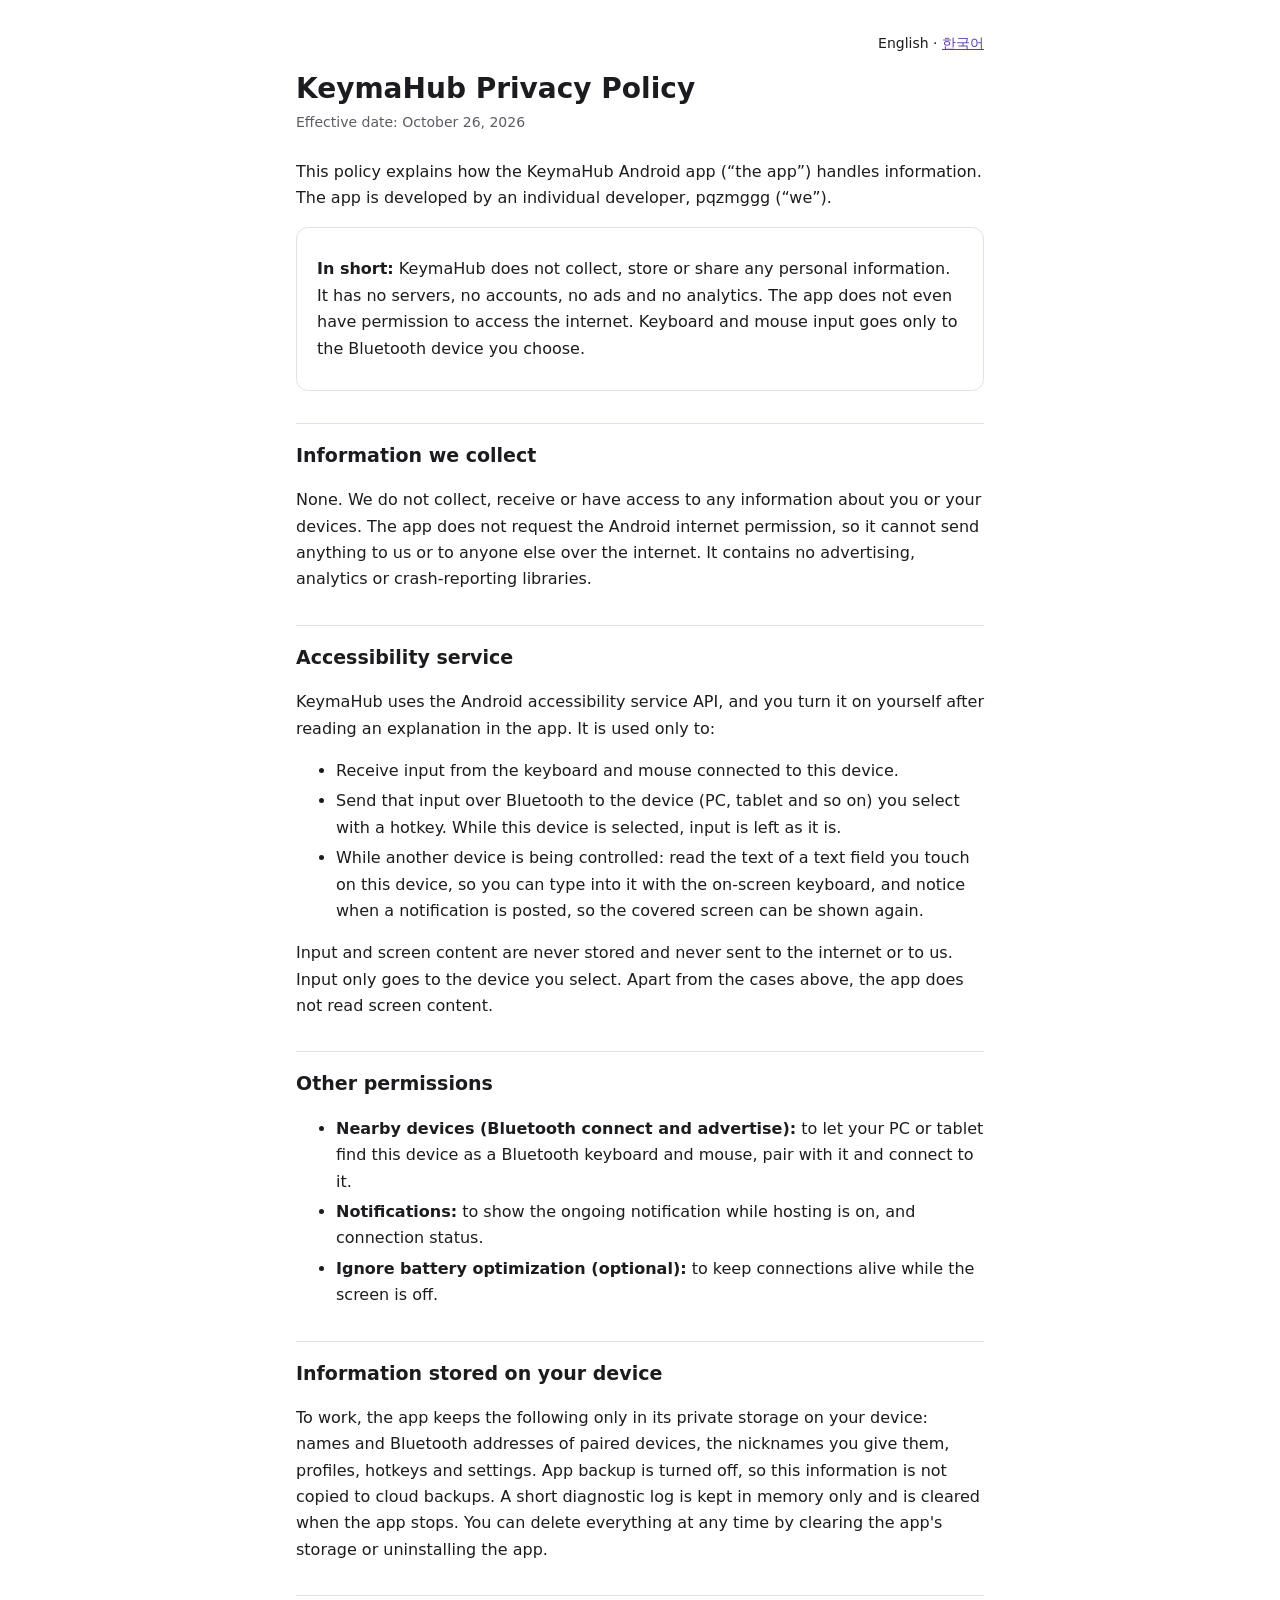
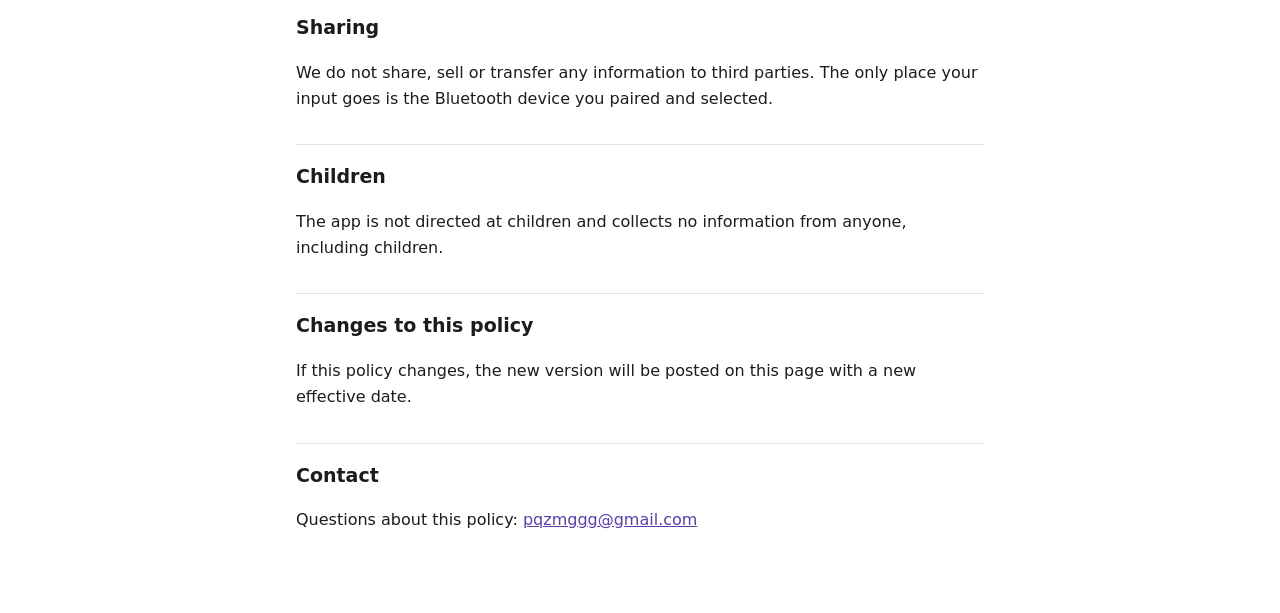
<file: index.html>
<!doctype html>
<html lang="en">
<head>
<meta charset="utf-8">
<meta name="viewport" content="width=device-width, initial-scale=1">
<title>KeymaHub Privacy Policy</title>
<link rel="stylesheet" href="style.css">
</head>
<body>
<main>
<nav>English · <a href="ko/" hreflang="ko">한국어</a></nav>
<h1>KeymaHub Privacy Policy</h1>
<p class="meta">Effective date: October 26, 2026</p>

<p>This policy explains how the KeymaHub Android app (“the app”) handles information. The app is developed by an individual developer, pqzmggg (“we”).</p>

<div class="summary">
<p><strong>In short:</strong> KeymaHub does not collect, store or share any personal information. It has no servers, no accounts, no ads and no analytics. The app does not even have permission to access the internet. Keyboard and mouse input goes only to the Bluetooth device you choose.</p>
</div>

<h2>Information we collect</h2>
<p>None. We do not collect, receive or have access to any information about you or your devices. The app does not request the Android internet permission, so it cannot send anything to us or to anyone else over the internet. It contains no advertising, analytics or crash-reporting libraries.</p>

<h2>Accessibility service</h2>
<p>KeymaHub uses the Android accessibility service API, and you turn it on yourself after reading an explanation in the app. It is used only to:</p>
<ul>
<li>Receive input from the keyboard and mouse connected to this device.</li>
<li>Send that input over Bluetooth to the device (PC, tablet and so on) you select with a hotkey. While this device is selected, input is left as it is.</li>
<li>While another device is being controlled: read the text of a text field you touch on this device, so you can type into it with the on-screen keyboard, and notice when a notification is posted, so the covered screen can be shown again.</li>
</ul>
<p>Input and screen content are never stored and never sent to the internet or to us. Input only goes to the device you select. Apart from the cases above, the app does not read screen content.</p>

<h2>Other permissions</h2>
<ul>
<li><strong>Nearby devices (Bluetooth connect and advertise):</strong> to let your PC or tablet find this device as a Bluetooth keyboard and mouse, pair with it and connect to it.</li>
<li><strong>Notifications:</strong> to show the ongoing notification while hosting is on, and connection status.</li>
<li><strong>Ignore battery optimization (optional):</strong> to keep connections alive while the screen is off.</li>
</ul>

<h2>Information stored on your device</h2>
<p>To work, the app keeps the following only in its private storage on your device: names and Bluetooth addresses of paired devices, the nicknames you give them, profiles, hotkeys and settings. App backup is turned off, so this information is not copied to cloud backups. A short diagnostic log is kept in memory only and is cleared when the app stops. You can delete everything at any time by clearing the app's storage or uninstalling the app.</p>

<h2>Sharing</h2>
<p>We do not share, sell or transfer any information to third parties. The only place your input goes is the Bluetooth device you paired and selected.</p>

<h2>Children</h2>
<p>The app is not directed at children and collects no information from anyone, including children.</p>

<h2>Changes to this policy</h2>
<p>If this policy changes, the new version will be posted on this page with a new effective date.</p>

<h2>Contact</h2>
<p>Questions about this policy: <a href="mailto:pqzmggg@gmail.com">pqzmggg@gmail.com</a></p>
</main>
</body>
</html>
</file>
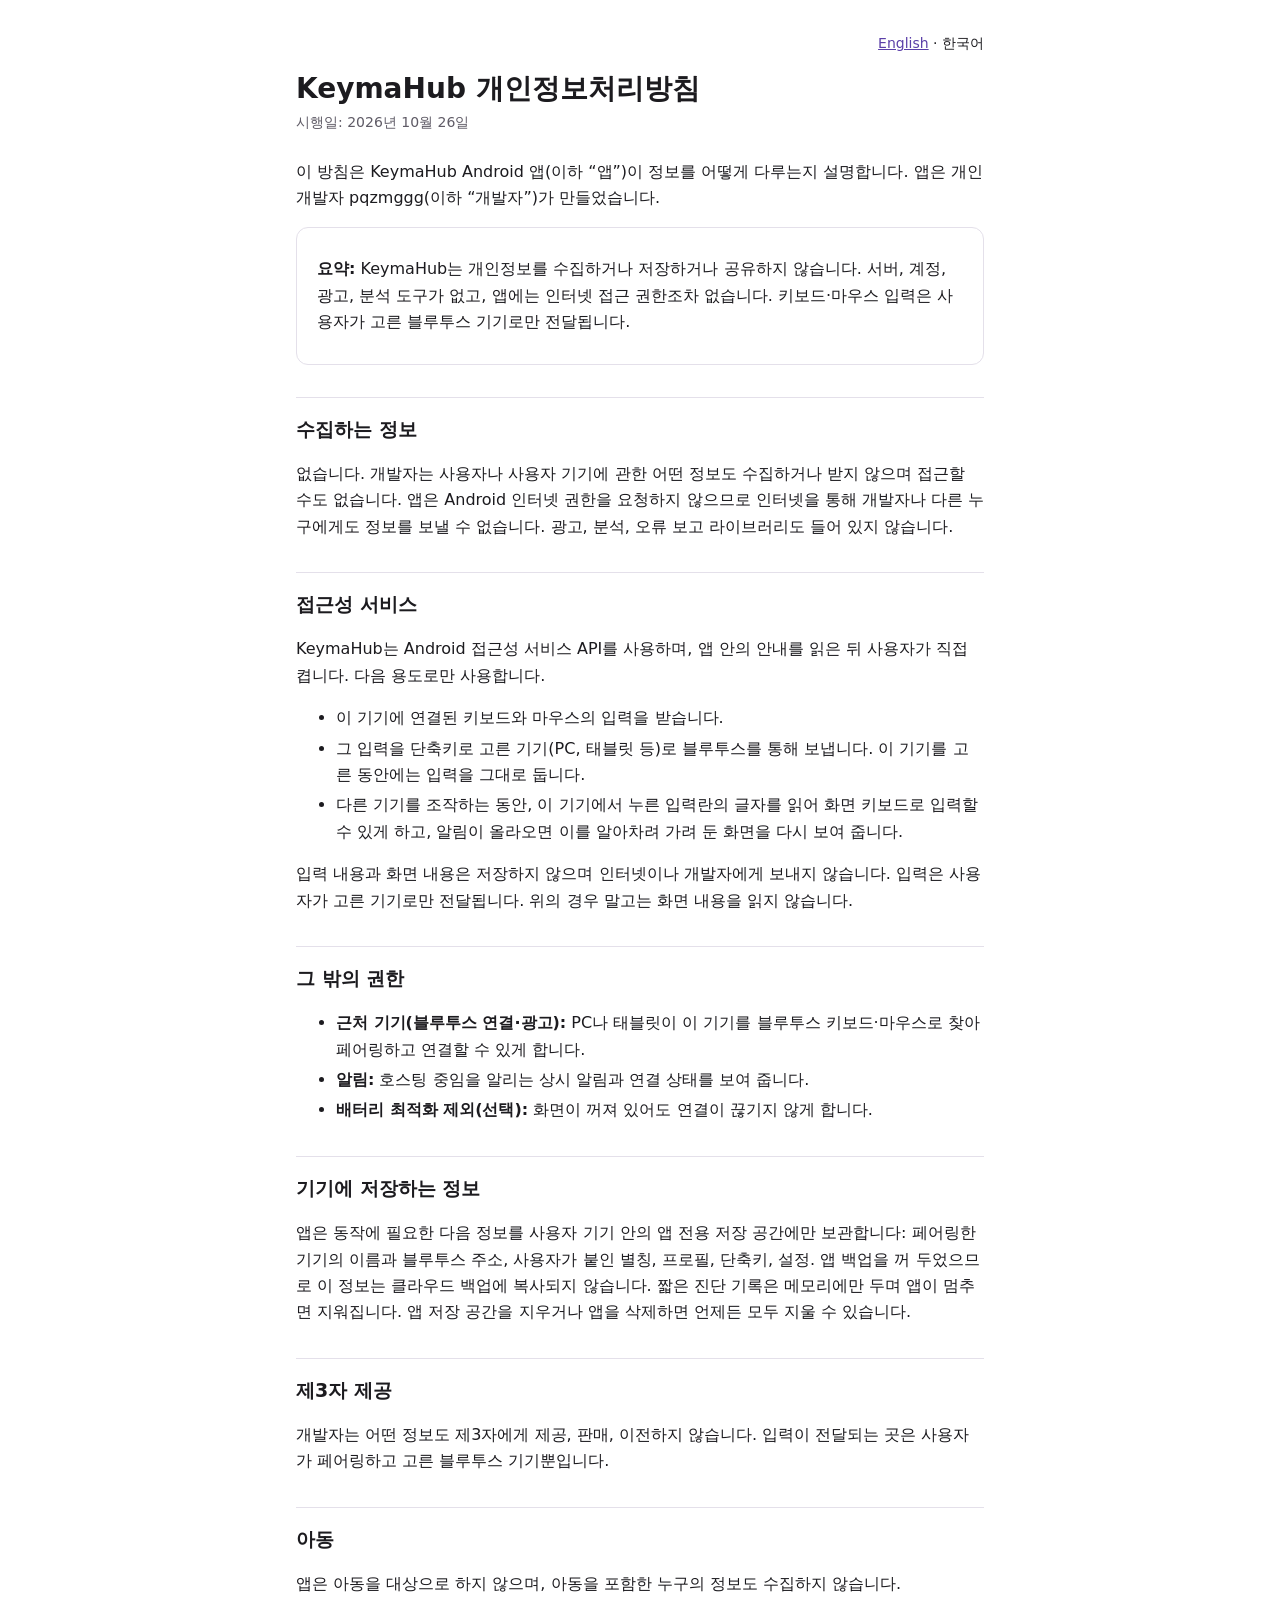
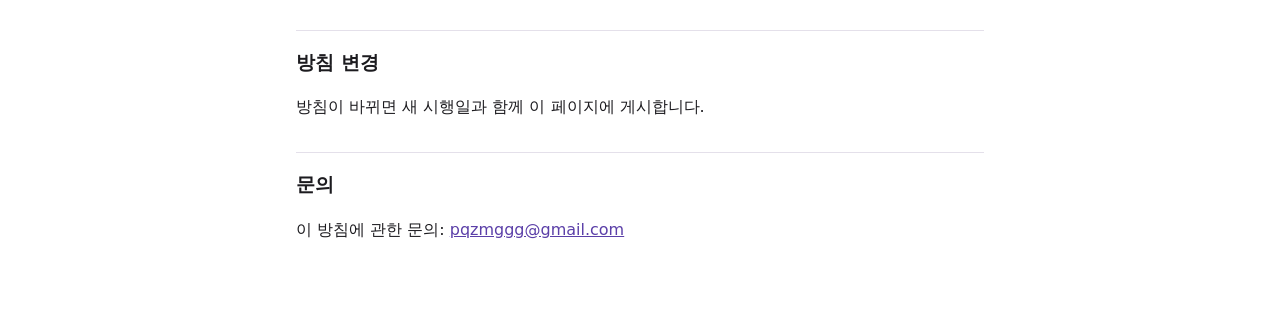
<file: ko/index.html>
<!doctype html>
<html lang="ko">
<head>
<meta charset="utf-8">
<meta name="viewport" content="width=device-width, initial-scale=1">
<title>KeymaHub 개인정보처리방침</title>
<link rel="stylesheet" href="../style.css">
</head>
<body>
<main>
<nav><a href="../" hreflang="en">English</a> · 한국어</nav>
<h1>KeymaHub 개인정보처리방침</h1>
<p class="meta">시행일: 2026년 10월 26일</p>

<p>이 방침은 KeymaHub Android 앱(이하 “앱”)이 정보를 어떻게 다루는지 설명합니다. 앱은 개인 개발자 pqzmggg(이하 “개발자”)가 만들었습니다.</p>

<div class="summary">
<p><strong>요약:</strong> KeymaHub는 개인정보를 수집하거나 저장하거나 공유하지 않습니다. 서버, 계정, 광고, 분석 도구가 없고, 앱에는 인터넷 접근 권한조차 없습니다. 키보드·마우스 입력은 사용자가 고른 블루투스 기기로만 전달됩니다.</p>
</div>

<h2>수집하는 정보</h2>
<p>없습니다. 개발자는 사용자나 사용자 기기에 관한 어떤 정보도 수집하거나 받지 않으며 접근할 수도 없습니다. 앱은 Android 인터넷 권한을 요청하지 않으므로 인터넷을 통해 개발자나 다른 누구에게도 정보를 보낼 수 없습니다. 광고, 분석, 오류 보고 라이브러리도 들어 있지 않습니다.</p>

<h2>접근성 서비스</h2>
<p>KeymaHub는 Android 접근성 서비스 API를 사용하며, 앱 안의 안내를 읽은 뒤 사용자가 직접 켭니다. 다음 용도로만 사용합니다.</p>
<ul>
<li>이 기기에 연결된 키보드와 마우스의 입력을 받습니다.</li>
<li>그 입력을 단축키로 고른 기기(PC, 태블릿 등)로 블루투스를 통해 보냅니다. 이 기기를 고른 동안에는 입력을 그대로 둡니다.</li>
<li>다른 기기를 조작하는 동안, 이 기기에서 누른 입력란의 글자를 읽어 화면 키보드로 입력할 수 있게 하고, 알림이 올라오면 이를 알아차려 가려 둔 화면을 다시 보여 줍니다.</li>
</ul>
<p>입력 내용과 화면 내용은 저장하지 않으며 인터넷이나 개발자에게 보내지 않습니다. 입력은 사용자가 고른 기기로만 전달됩니다. 위의 경우 말고는 화면 내용을 읽지 않습니다.</p>

<h2>그 밖의 권한</h2>
<ul>
<li><strong>근처 기기(블루투스 연결·광고):</strong> PC나 태블릿이 이 기기를 블루투스 키보드·마우스로 찾아 페어링하고 연결할 수 있게 합니다.</li>
<li><strong>알림:</strong> 호스팅 중임을 알리는 상시 알림과 연결 상태를 보여 줍니다.</li>
<li><strong>배터리 최적화 제외(선택):</strong> 화면이 꺼져 있어도 연결이 끊기지 않게 합니다.</li>
</ul>

<h2>기기에 저장하는 정보</h2>
<p>앱은 동작에 필요한 다음 정보를 사용자 기기 안의 앱 전용 저장 공간에만 보관합니다: 페어링한 기기의 이름과 블루투스 주소, 사용자가 붙인 별칭, 프로필, 단축키, 설정. 앱 백업을 꺼 두었으므로 이 정보는 클라우드 백업에 복사되지 않습니다. 짧은 진단 기록은 메모리에만 두며 앱이 멈추면 지워집니다. 앱 저장 공간을 지우거나 앱을 삭제하면 언제든 모두 지울 수 있습니다.</p>

<h2>제3자 제공</h2>
<p>개발자는 어떤 정보도 제3자에게 제공, 판매, 이전하지 않습니다. 입력이 전달되는 곳은 사용자가 페어링하고 고른 블루투스 기기뿐입니다.</p>

<h2>아동</h2>
<p>앱은 아동을 대상으로 하지 않으며, 아동을 포함한 누구의 정보도 수집하지 않습니다.</p>

<h2>방침 변경</h2>
<p>방침이 바뀌면 새 시행일과 함께 이 페이지에 게시합니다.</p>

<h2>문의</h2>
<p>이 방침에 관한 문의: <a href="mailto:pqzmggg@gmail.com">pqzmggg@gmail.com</a></p>
</main>
</body>
</html>
</file>
<file: style.css>
:root { --bg: #ffffff; --fg: #1c1b1f; --muted: #5f5b66; --accent: #5b3fa8; --line: #e4e0ea; }
@media (prefers-color-scheme: dark) {
  :root { --bg: #141218; --fg: #e6e0e9; --muted: #b0a9b8; --accent: #cfbcff; --line: #2f2a36; }
}
* { box-sizing: border-box; }
body { margin: 0; background: var(--bg); color: var(--fg); font: 16px/1.65 system-ui, -apple-system, "Segoe UI", Roboto, "Noto Sans KR", sans-serif; }
main { max-width: 720px; margin: 0 auto; padding: 32px 16px 64px; }
nav { text-align: right; font-size: 14px; }
a { color: var(--accent); }
h1 { font-size: 28px; line-height: 1.3; margin: 16px 0 4px; }
h2 { font-size: 19px; margin: 32px 0 8px; padding-top: 16px; border-top: 1px solid var(--line); }
.meta { color: var(--muted); font-size: 14px; margin: 0 0 24px; }
.summary { border: 1px solid var(--line); border-radius: 12px; padding: 12px 20px; }
li { margin: 4px 0; }
</file>
